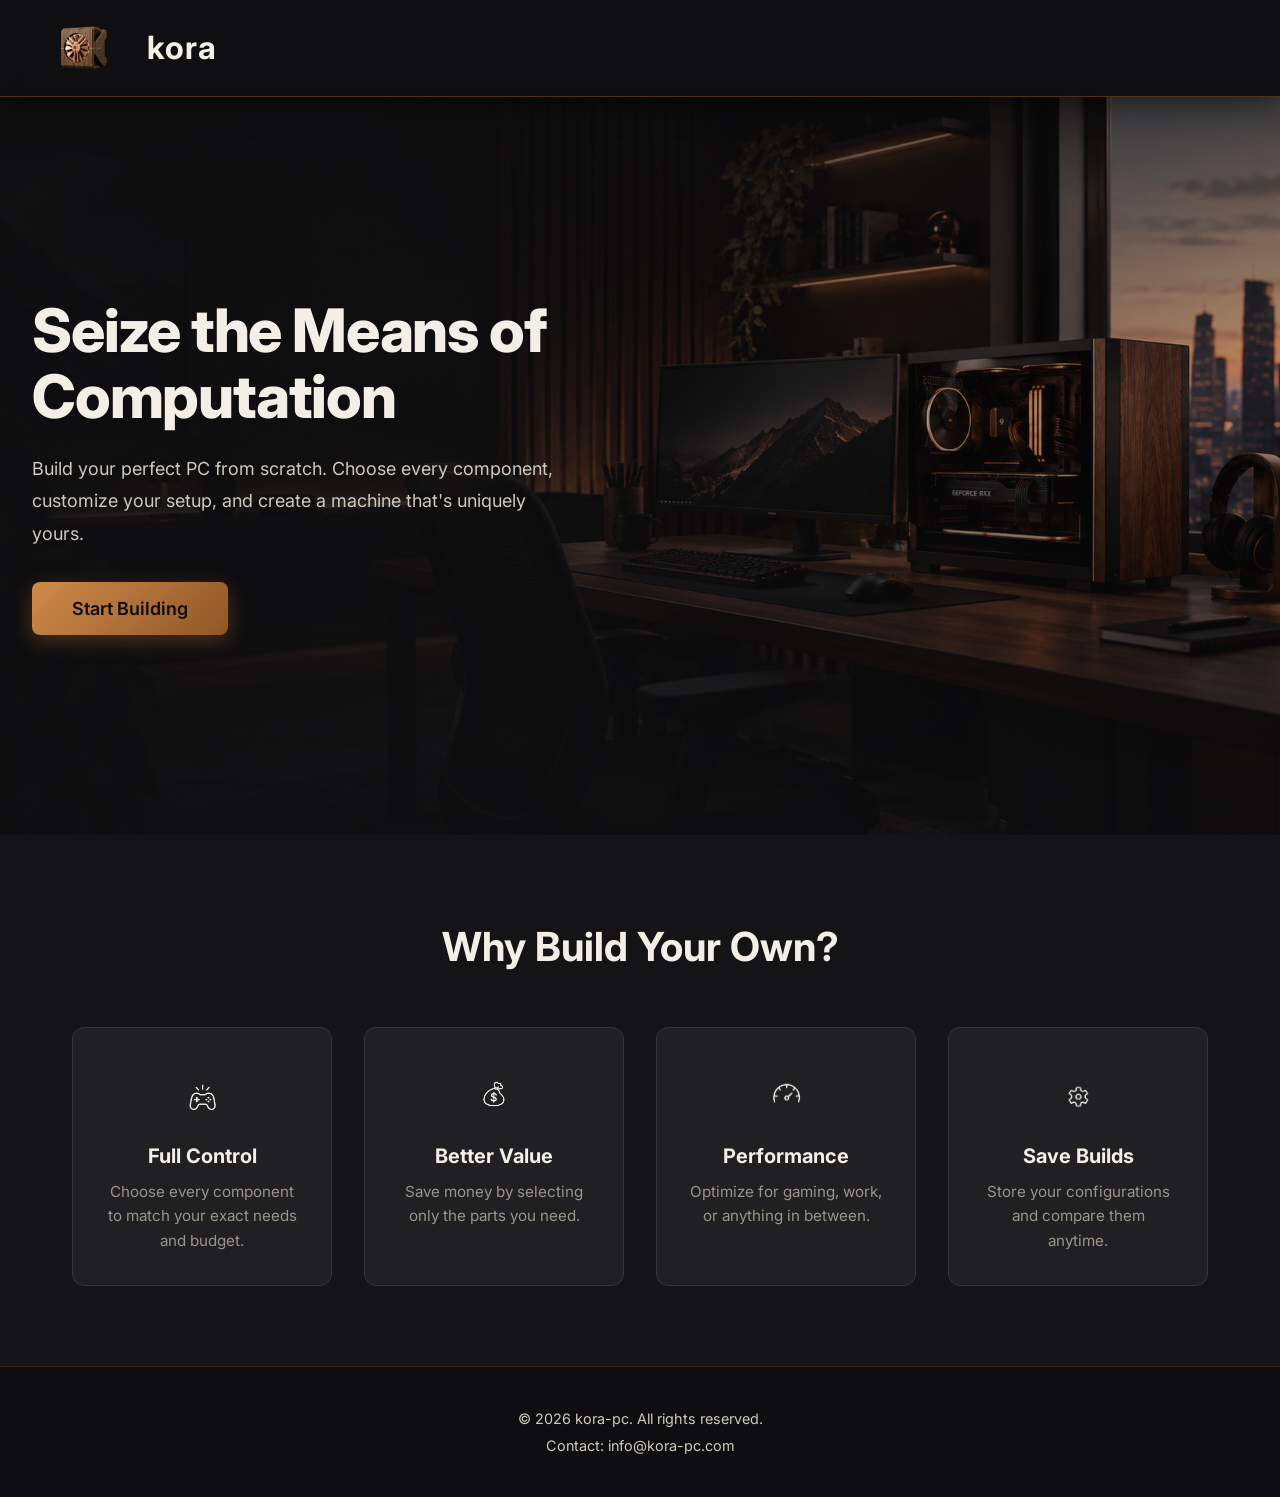
<file: index.html>
<!DOCTYPE html>
<html lang="en">
<head>
    <meta charset="UTF-8">
    <meta name="viewport" content="width=device-width, initial-scale=1.0">
    <title>kora - Seize the Means of Computation</title>
    <link href="https://fonts.googleapis.com/css2?family=Inter:wght@300;400;600;700;800&display=swap" rel="stylesheet">
    <link rel="stylesheet" href="css/style.css">
</head>
<body id="home-page">
    <header class="header">
        <div class="container">
            <div class="logo">
                <span class="logo-icon"><img src="icons/лого-Photoroom.png" alt="kora-pc logo"></span>
                <span class="logo-text">kora</span>
            </div>
        </div>
    </header>

    <main>
        <section class="hero">
            <div class="hero-content">
                <h1 class="hero-title">Seize the Means of Computation</h1>
                <p class="hero-subtitle">Build your perfect PC from scratch. Choose every component, customize your setup, and create a machine that's uniquely yours.</p>
                <button class="btn btn-primary btn-large" onclick="window.location.href='configurator.html'">Start Building</button>
            </div>
        </section>

        <!-- Features Section -->
        <section class="features">
            <div class="container">
                <h2>Why Build Your Own?</h2>
                <div class="features-grid">
                    <div class="feature-card">
                        <div class="feature-icon"><img src="icons/full control -Photoroom.png" alt="Full Control"></div>
                        <h3>Full Control</h3>
                        <p>Choose every component to match your exact needs and budget.</p>
                    </div>
                    <div class="feature-card">
                        <div class="feature-icon"><img src="icons/better value.png" alt="Better Value"></div>
                        <h3>Better Value</h3>
                        <p>Save money by selecting only the parts you need.</p>
                    </div>
                    <div class="feature-card">
                        <div class="feature-icon"><img src="icons/perfomance-Photoroom.png" alt="Performance"></div>
                        <h3>Performance</h3>
                        <p>Optimize for gaming, work, or anything in between.</p>
                    </div>
                    <div class="feature-card">
                        <div class="feature-icon"><img src="icons/save-builds-Photoroom.png" alt="Save Builds"></div>
                        <h3>Save Builds</h3>
                        <p>Store your configurations and compare them anytime.</p>
                    </div>
                </div>
            </div>
        </section>
    </main>

    <footer class="footer">
        <div class="container">
            <p>&copy; 2026 kora-pc. All rights reserved.</p>
            <p>Contact: info@kora-pc.com</p>
        </div>
    </footer>

</body>
</html>
</file>
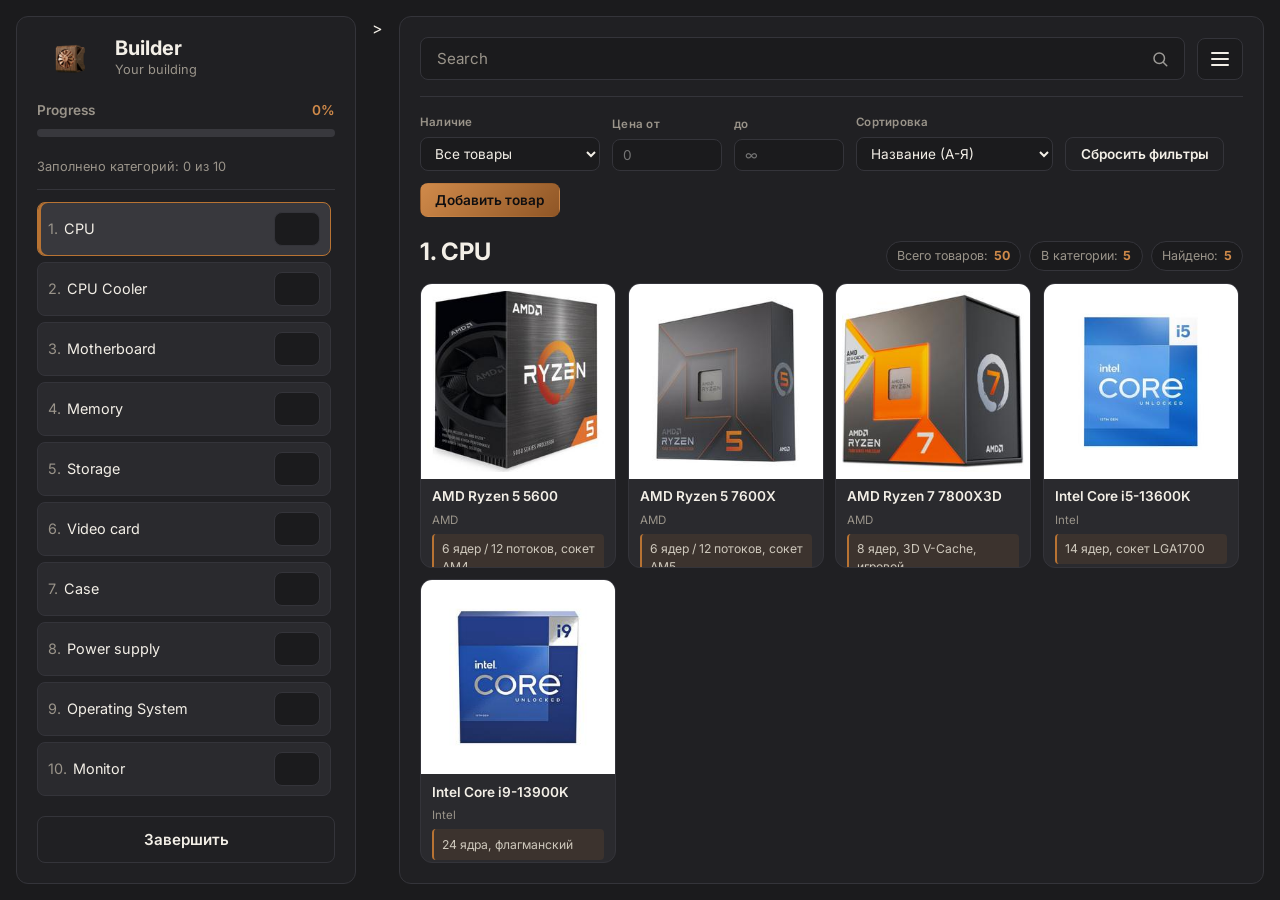
<file: configurator.html>
<!DOCTYPE html>
<html lang="en">
<head>
    <meta charset="UTF-8">
    <meta name="viewport" content="width=device-width, initial-scale=1.0">
    <title>kora-pc - Builder</title>
    <link href="https://fonts.googleapis.com/css2?family=Inter:wght@300;400;600;700;800&display=swap" rel="stylesheet">
    <link rel="stylesheet" href="css/style.css">
</head>
<body id="configurator-page">
    <main class="builder">

        <aside class="sidebar">
            <header class="sidebar-header">
                <a class="brand" href="index.html">
                    <span class="brand-logo"><img src="icons/лого-Photoroom.png" alt="kora-pc"></span>
                    <span class="brand-titles">
                        <span class="brand-name">Builder</span>
                        <span class="brand-sub">Your building</span>
                    </span>
                </a>
            </header>

            <div class="progress">
                <div class="progress-head">
                    <span>Progress</span>
                    <span class="progress-value" id="progress-value">0%</span>
                </div>
                <div class="progress-bar">
                    <div class="progress-fill" id="progress-fill"></div>
                </div>
            </div>

            <p class="sidebar-meta" id="progress-categories">Заполнено категорий: 0 из 10</p>

            <hr class="divider">

            <nav class="category-list" id="category-list" aria-label="Component categories"></nav>

            <button type="button" class="btn-complete" id="complete-btn">Завершить</button>
        </aside>
>
        <section class="workspace">
            <div class="workspace-top">
                <div class="search-box">
                    <input type="text" id="search-input" class="search-input" placeholder="Search" autocomplete="off">
                    <svg class="search-icon" width="18" height="18" viewBox="0 0 24 24" fill="none" stroke="currentColor" stroke-width="2" stroke-linecap="round" stroke-linejoin="round" aria-hidden="true">
                        <circle cx="11" cy="11" r="7"></circle>
                        <line x1="21" y1="21" x2="16.65" y2="16.65"></line>
                    </svg>
                </div>

                <div class="menu-wrap">
                    <button type="button" class="menu-btn" id="menu-btn" aria-haspopup="true" aria-expanded="false" aria-label="Menu">
                        <span></span><span></span><span></span>
                    </button>
                    <div class="menu-dropdown" id="menu-dropdown">
                        <button type="button" data-action="add">Добавить товар</button>
                        <button type="button" data-action="summary">Сводка сборки</button>
                        <button type="button" data-action="reset-build">Очистить сборку</button>
                    </div>
                </div>
            </div>

            <hr class="workspace-divider">

            <!-- Filters & sort -->
            <div class="toolbar">
                <div class="filter-group">
                    <label for="filter-stock">Наличие</label>
                    <select id="filter-stock" class="toolbar-select">
                        <option value="all">Все товары</option>
                        <option value="in">Только в наличии</option>
                        <option value="out">Только не в наличии</option>
                    </select>
                </div>
                <div class="filter-group">
                    <label for="filter-price-min">Цена от</label>
                    <input type="number" id="filter-price-min" class="toolbar-input" min="0" step="1" placeholder="0">
                </div>
                <div class="filter-group">
                    <label for="filter-price-max">до</label>
                    <input type="number" id="filter-price-max" class="toolbar-input" min="0" step="1" placeholder="∞">
                </div>
                <div class="filter-group">
                    <label for="sort-select">Сортировка</label>
                    <select id="sort-select" class="toolbar-select">
                        <option value="name-asc">Название (А-Я)</option>
                        <option value="name-desc">Название (Я-А)</option>
                        <option value="price-asc">Цена (по возрастанию)</option>
                        <option value="price-desc">Цена (по убыванию)</option>
                    </select>
                </div>
                <button type="button" class="toolbar-btn" id="reset-filters">Сбросить фильтры</button>
                <button type="button" class="toolbar-btn primary" id="add-product-btn">Добавить товар</button>
            </div>

            <div class="workspace-head">
                <h2 class="category-title" id="category-title">1. CPU</h2>
                <div class="counters" id="counters">
                    <span>Всего товаров: <b id="count-total">0</b></span>
                    <span>В категории: <b id="count-category">0</b></span>
                    <span>Найдено: <b id="count-found">0</b></span>
                </div>
            </div>

            <div class="messages" id="messages"></div>

            <!-- Product grid (filled by JS) -->
            <div class="product-grid" id="product-grid"></div>
        </section>
    </main>


    <div class="modal" id="product-modal">
        <div class="modal-content">
            <div class="modal-header">
                <h2 id="product-form-title">Добавить товар</h2>
                <span class="modal-close" data-modal="product-modal">&times;</span>
            </div>
            <form id="product-form" novalidate>
                <div class="modal-body">
                    <div class="form-errors" id="form-errors"></div>
                    <div class="form-grid">
                        <div class="form-field full">
                            <label for="form-name">Название</label>
                            <input type="text" id="form-name" class="form-control" autocomplete="off" placeholder="Например: AMD Ryzen 5 5600" required>
                        </div>
                        <div class="form-field">
                            <label for="form-category">Категория</label>
                            <select id="form-category" class="form-control" required></select>
                        </div>
                        <div class="form-field">
                            <label for="form-price">Цена (₽)</label>
                            <input type="number" id="form-price" class="form-control" min="0.01" step="1" placeholder="Например: 12900" required>
                        </div>
                        <div class="form-field full">
                            <label for="form-brand">Производитель</label>
                            <input type="text" id="form-brand" class="form-control" autocomplete="off" placeholder="Например: AMD" required>
                        </div>
                        <div class="form-field full">
                            <label for="form-description">Описание</label>
                            <textarea id="form-description" class="form-control" rows="3" placeholder="Например: 6 ядер / 12 потоков, сокет AM4" required></textarea>
                        </div>
                        <div id="compatibility-fields" class="form-grid full"></div>
                        <div class="form-field full">
                            <label for="form-image">Изображение товара (необязательно)</label>
                            <input type="file" id="form-image" class="form-control" accept="image/*">
                        </div>
                        <div class="form-field checkbox full">
                            <label><input type="checkbox" id="form-instock"> В наличии</label>
                        </div>
                    </div>
                </div>
                <div class="modal-footer">
                    <button type="button" class="btn btn-secondary" data-modal="product-modal">Отмена</button>
                    <button type="submit" class="btn btn-success" id="product-form-submit">Сохранить</button>
                </div>
            </form>
        </div>
    </div>


    <div class="modal" id="summary-modal">
        <div class="modal-content">
            <div class="modal-header">
                <h2>Сводка сборки</h2>
                <span class="modal-close" data-modal="summary-modal">&times;</span>
            </div>
            <div class="modal-body">
                <div class="summary-list" id="summary-list"></div>
            </div>
            <div class="modal-footer">
                <button type="button" class="btn btn-secondary" data-modal="summary-modal">Закрыть</button>
            </div>
        </div>
    </div>

    <!-- jQuery + модули Builder (подключаются по порядку) -->
    <script src="https://code.jquery.com/jquery-3.6.0.min.js"></script>
    <script src="js/config.js"></script>
    <script src="js/store.js"></script>
    <script src="js/utils.js"></script>
    <script src="js/render.js"></script>
    <script src="js/catalog.js"></script>
    <script src="js/form.js"></script>
    <script src="js/ui.js"></script>
    <script src="js/app.js"></script>
</body>
</html>
</file>
<file: css/style.css>
/* ============================================
   KORA-PC — GLOBAL STYLES & VARIABLES

   Palette
   - Deep Graphite / Matte Black  → base of the interface & cases
   - Warm Walnut / Copper         → accent (cooling copper, wood, nature)
   - Muted Sage / Off-White       → backgrounds, text, clean spaces
   ============================================ */

:root {
    /* --- Core palette --- */
    --graphite: #1b1b1d;
    --graphite-900: #141416;
    --graphite-800: #202023;
    --graphite-700: #2a2a2e;
    --graphite-600: #38383d;
    --matte-black: #0e0e10;

    --copper: #b87333;
    --copper-light: #d08a4a;
    --copper-dark: #8f5626;
    --walnut: #5c3a21;

    --sage: #8a9a7b;
    --sage-light: #a7b596;

    --off-white: #f3efe7;
    --off-white-dim: #cfc9bd;

    /* --- Semantic tokens --- */
    --primary: var(--copper);
    --primary-dark: var(--copper-dark);
    --primary-light: var(--copper-light);

    --success: var(--sage);
    --danger: #c25a4a;
    --warning: #d9a441;
    --info: #8aa2b0;

    --text: var(--off-white);
    --text-muted: #9a948a;

    --surface: var(--graphite-800);
    --surface-2: var(--graphite-700);
    --border: #34343a;

    --shadow: 0 10px 30px rgba(0, 0, 0, 0.45);
    --shadow-lg: 0 20px 50px rgba(0, 0, 0, 0.55);

    --accent-gradient: linear-gradient(135deg, var(--copper-light) 0%, var(--copper-dark) 100%);

    --radius: 8px;
    --radius-lg: 12px;
}

* {
    margin: 0;
    padding: 0;
    box-sizing: border-box;
}

/* Видимый фокус для клавиатурной навигации (мышь — без рамки). */
:focus-visible {
    outline: 2px solid var(--primary-light);
    outline-offset: 2px;
}

html {
    scroll-behavior: smooth;
}

body {
    font-family: 'Inter', -apple-system, BlinkMacSystemFont, 'Segoe UI', sans-serif;
    color: var(--text);
    background-color: var(--graphite);
    line-height: 1.6;
    -webkit-font-smoothing: antialiased;
}

/* ============================================
   HEADER (index.html)
   ============================================ */

.header {
    background-color: rgba(14, 14, 16, 0.85);
    -webkit-backdrop-filter: blur(12px);
    backdrop-filter: blur(12px);
    color: var(--off-white);
    padding: 1.25rem 0;
    border-bottom: 1px solid rgba(184, 115, 51, 0.35);
    box-shadow: 0 8px 30px rgba(0, 0, 0, 0.45);
    position: sticky;
    top: 0;
    z-index: 100;
}

.header .container {
    max-width: 1200px;
    margin: 0 auto;
    padding: 0 2rem;
}

/* Home page: brand flush to the left edge, text right next to the logo */
#home-page .header .container {
    max-width: none;
    display: flex;
    justify-content: flex-start;
    padding: 0 2rem;
}

.header-content {
    display: flex;
    justify-content: space-between;
    align-items: center;
    gap: 2rem;
}

.logo {
    display: flex;
    align-items: center;
    gap: 0.75rem;
    font-size: 1.5rem;
    font-weight: 700;
    letter-spacing: 0.02em;
}

.logo-icon {
    display: inline-flex;
    align-items: center;
    justify-content: center;
    font-size: 1.75rem;
    line-height: 1;
}

.logo-icon img {
    display: block;
    height: 40px;
    width: auto;
}

/* Home page: noticeably larger logo */
#home-page .logo-icon img {
    height: 56px;
}

.logo-text {
    font-size: 1.5rem;
    font-weight: 700;
    white-space: nowrap;
    color: var(--off-white);
}

#home-page .logo-text {
    font-size: 2rem;
    letter-spacing: 0.03em;
}

.header-title {
    flex: 1;
    font-size: 1.5rem;
    text-align: center;
}

/* ============================================
   MAIN CONTAINER & LAYOUT (index.html)
   ============================================ */

.container {
    max-width: 1200px;
    margin: 0 auto;
    padding: 0 2rem;
}

main {
    min-height: calc(100vh - 200px);
}

/* ============================================
   HERO SECTION (index.html)
   ============================================ */

.hero {
    position: relative;
    display: flex;
    align-items: center;
    justify-content: flex-start;
    min-height: 82vh;
    padding: 6rem 2rem;
    color: var(--off-white);
    background-color: var(--matte-black);
    background-image: url('../icons/Кинематографичный кабинет с ПК и видом на город.png');
    background-size: cover;
    background-position: center;
    background-repeat: no-repeat;
}

/* Cinematic dark overlay so the text stays legible over the photo */
.hero::before {
    content: "";
    position: absolute;
    inset: 0;
    background:
        linear-gradient(90deg,
            rgba(14, 14, 16, 0.95) 0%,
            rgba(14, 14, 16, 0.78) 38%,
            rgba(14, 14, 16, 0.32) 70%,
            rgba(14, 14, 16, 0.12) 100%),
        linear-gradient(180deg,
            rgba(14, 14, 16, 0.55) 0%,
            rgba(14, 14, 16, 0.12) 42%,
            rgba(14, 14, 16, 0.78) 100%);
}

.hero-content {
    position: relative;
    z-index: 1;
    flex: 1;
    max-width: 620px;
}

.hero-title {
    font-size: 3.75rem;
    font-weight: 800;
    line-height: 1.1;
    letter-spacing: -0.02em;
    margin-bottom: 1.5rem;
}

.hero-subtitle {
    font-size: 1.125rem;
    line-height: 1.8;
    margin-bottom: 2rem;
    max-width: 540px;
    color: var(--off-white-dim);
}

/* ============================================
   BUTTONS
   ============================================ */

.btn {
    display: inline-flex;
    align-items: center;
    justify-content: center;
    padding: 0.75rem 1.5rem;
    border: none;
    border-radius: var(--radius);
    font-family: inherit;
    font-size: 1rem;
    font-weight: 600;
    cursor: pointer;
    transition: all 0.3s ease;
    text-decoration: none;
    gap: 0.5rem;
}

.btn-primary {
    background: var(--accent-gradient);
    color: var(--matte-black);
    box-shadow: 0 6px 20px rgba(184, 115, 51, 0.35);
}

.btn-primary:hover {
    transform: translateY(-2px);
    box-shadow: 0 10px 28px rgba(184, 115, 51, 0.5);
    filter: brightness(1.06);
}

.btn-secondary {
    background-color: transparent;
    color: var(--off-white);
    border: 2px solid rgba(184, 115, 51, 0.75);
}

.btn-secondary:hover {
    background-color: var(--copper);
    border-color: var(--copper);
    color: var(--matte-black);
}

.btn-success {
    background-color: var(--sage);
    color: var(--matte-black);
}

.btn-success:hover {
    background-color: var(--sage-light);
}

.btn-danger {
    background-color: var(--danger);
    color: var(--off-white);
}

.btn-danger:hover {
    background-color: #a8473a;
}

.btn-info {
    background-color: var(--info);
    color: var(--matte-black);
}

.btn-info:hover {
    background-color: #9db4c1;
}

.btn-large {
    padding: 1rem 2.5rem;
    font-size: 1.125rem;
}

.btn:disabled,
.card-btn:disabled {
    opacity: 0.45;
    cursor: not-allowed;
    filter: none;
    transform: none;
    box-shadow: none;
}

/* ============================================
   FEATURES SECTION (index.html)
   ============================================ */

.features {
    padding: 5rem 0;
    background-color: var(--graphite-900);
}

.features h2 {
    font-size: 2.5rem;
    margin-bottom: 3rem;
    text-align: center;
    color: var(--off-white);
}

.features-grid {
    display: grid;
    grid-template-columns: repeat(auto-fit, minmax(250px, 1fr));
    gap: 2rem;
}

.feature-card {
    background: var(--surface);
    border: 1px solid var(--border);
    border-radius: var(--radius-lg);
    padding: 2rem;
    text-align: center;
    transition: all 0.3s ease;
}

.feature-card:hover {
    transform: translateY(-5px);
    box-shadow: var(--shadow);
    border-color: var(--copper);
}

.feature-icon {
    font-size: 2.5rem;
    margin-bottom: 1rem;
}

.feature-icon img {
    height: 2.5rem;
    width: auto;
    display: inline-block;
    vertical-align: middle;
}

.feature-card h3 {
    font-size: 1.25rem;
    margin-bottom: 0.5rem;
    color: var(--off-white);
}

.feature-card p {
    color: var(--text-muted);
    font-size: 0.95rem;
}

/* ============================================
   FOOTER (index.html)
   ============================================ */

.footer {
    background-color: var(--matte-black);
    color: var(--off-white-dim);
    padding: 2.5rem 0;
    text-align: center;
    border-top: 1px solid rgba(184, 115, 51, 0.25);
}

.footer .container {
    display: flex;
    flex-direction: column;
    gap: 0.25rem;
}

.footer p {
    font-size: 0.9rem;
}

/* ============================================
   BUILDER APP (configurator.html)
   Two panels: Sidebar (left) + Workspace (right)
   ============================================ */

#configurator-page {
    height: 100vh;
    overflow: hidden;
}

.builder {
    display: flex;
    gap: 1rem;
    width: 100%;
    height: 100vh;
    padding: 1rem;
}

/* --------------------------------------------
   Sidebar (left panel)
   -------------------------------------------- */

.sidebar {
    flex: 0 0 340px;
    max-width: 340px;
    display: flex;
    flex-direction: column;
    padding: 1.25rem;
    overflow: hidden;
    background-color: var(--surface);
    border: 1px solid var(--border);
    border-radius: var(--radius-lg);
}

.brand {
    display: flex;
    align-items: center;
    gap: 0.75rem;
    color: inherit;
    text-decoration: none;
}

.sidebar-header {
    flex: none;
}

.brand-titles {
    display: flex;
    flex-direction: column;
}

.brand-logo img {
    display: block;
    height: 36px;
    width: auto;
}

.brand-name {
    display: block;
    font-size: 1.25rem;
    font-weight: 700;
    line-height: 1.15;
    color: var(--off-white);
}

.brand-sub {
    display: block;
    font-size: 0.8rem;
    color: var(--text-muted);
}

/* Progress */

.progress {
    margin: 1.25rem 0 0.75rem;
}

.progress-head {
    display: flex;
    justify-content: space-between;
    align-items: baseline;
    margin-bottom: 0.4rem;
    font-size: 0.85rem;
    font-weight: 600;
    color: var(--text-muted);
}

.progress-value {
    color: var(--copper-light);
}

.progress-bar {
    height: 8px;
    background-color: var(--graphite-600);
    border-radius: 999px;
    overflow: hidden;
}

.progress-fill {
    height: 100%;
    width: 0;
    background: var(--accent-gradient);
    border-radius: 999px;
    transition: width 0.4s ease;
}

.sidebar-meta {
    margin-top: 0.5rem;
    font-size: 0.8rem;
    color: var(--text-muted);
}

.divider {
    border: none;
    border-top: 1px solid var(--border);
    margin: 0.75rem 0;
}

/* Category list */

.category-list {
    flex: 1;
    display: flex;
    flex-direction: column;
    gap: 0.4rem;
    overflow-y: auto;
    padding-right: 0.25rem;
}

.category-item {
    display: flex;
    align-items: center;
    justify-content: space-between;
    gap: 0.75rem;
    width: 100%;
    padding: 0.55rem 0.65rem;
    font-family: inherit;
    font-size: 0.9rem;
    color: var(--off-white);
    text-align: left;
    background-color: var(--surface-2);
    border: 1px solid var(--border);
    border-radius: var(--radius);
    cursor: pointer;
    transition: border-color 0.2s ease, background-color 0.2s ease;
}

.category-item:hover {
    border-color: var(--copper);
}

.category-item.is-active {
    background-color: var(--graphite-600);
    border-color: var(--copper);
    box-shadow: inset 3px 0 0 var(--copper);
}

.category-name {
    display: flex;
    gap: 0.35rem;
    line-height: 1.25;
}

.category-num {
    flex: none;
    color: var(--text-muted);
}

.category-slot {
    flex: none;
    display: flex;
    align-items: center;
    justify-content: center;
    width: 46px;
    height: 34px;
    padding: 0 0.15rem;
    overflow: hidden;
    font-size: 0.65rem;
    line-height: 1.05;
    text-align: center;
    color: var(--text-muted);
    background-color: var(--graphite);
    border: 1px solid var(--border);
    border-radius: var(--radius);
}

.category-slot img {
    width: 100%;
    height: 100%;
    object-fit: cover;
}

.category-slot.is-filled {
    border-color: var(--copper);
    color: var(--copper-light);
    background-color: rgba(184, 115, 51, 0.12);
    cursor: pointer;
}

.category-slot.is-filled:hover {
    border-color: var(--copper-light);
    background-color: rgba(184, 115, 51, 0.22);
}

/* Complete button */

.btn-complete {
    width: 100%;
    margin-top: 1rem;
    padding: 0.8rem 1rem;
    font-family: inherit;
    font-size: 0.95rem;
    font-weight: 600;
    color: var(--off-white);
    background-color: transparent;
    border: 1px solid var(--border);
    border-radius: var(--radius);
    cursor: pointer;
    transition: border-color 0.2s ease, background-color 0.2s ease, color 0.2s ease;
}

.btn-complete:hover {
    border-color: var(--copper);
    color: var(--copper-light);
}

/* --------------------------------------------
   Workspace (right panel)
   -------------------------------------------- */

.workspace {
    flex: 1;
    min-width: 0;
    display: flex;
    flex-direction: column;
    padding: 1.25rem;
    overflow: hidden;
    background-color: var(--surface);
    border: 1px solid var(--border);
    border-radius: var(--radius-lg);
}

.workspace-top {
    display: flex;
    align-items: center;
    gap: 0.75rem;
}

.search-box {
    position: relative;
    flex: 1;
}

.search-input {
    width: 100%;
    padding: 0.7rem 2.75rem 0.7rem 1rem;
    font-family: inherit;
    font-size: 0.95rem;
    color: var(--off-white);
    background-color: var(--graphite);
    border: 1px solid var(--border);
    border-radius: var(--radius);
    transition: border-color 0.2s ease, box-shadow 0.2s ease;
}

.search-input::placeholder {
    color: var(--text-muted);
}

.search-input:focus {
    outline: none;
    border-color: var(--copper);
    box-shadow: 0 0 0 3px rgba(184, 115, 51, 0.22);
}

.search-icon {
    position: absolute;
    top: 50%;
    right: 1rem;
    transform: translateY(-50%);
    line-height: 1;
    pointer-events: none;
    opacity: 0.6;
}

/* Menu button + dropdown */

.menu-wrap {
    position: relative;
    flex: none;
}

.menu-btn {
    display: flex;
    flex-direction: column;
    align-items: center;
    justify-content: center;
    gap: 4px;
    width: 46px;
    height: 42px;
    background-color: var(--graphite);
    border: 1px solid var(--border);
    border-radius: var(--radius);
    cursor: pointer;
    transition: border-color 0.2s ease;
}

.menu-btn:hover {
    border-color: var(--copper);
}

.menu-btn span {
    display: block;
    width: 18px;
    height: 2px;
    background-color: var(--off-white);
    border-radius: 2px;
}

.menu-dropdown {
    position: absolute;
    top: calc(100% + 0.5rem);
    left: 0;
    z-index: 30;
    display: none;
    min-width: 190px;
    padding: 0.35rem;
    background-color: var(--graphite-800);
    border: 1px solid var(--border);
    border-radius: var(--radius);
    box-shadow: var(--shadow);
}

.menu-dropdown.is-open {
    display: block;
}

.menu-dropdown button {
    display: block;
    width: 100%;
    padding: 0.55rem 0.7rem;
    font-family: inherit;
    font-size: 0.9rem;
    color: var(--off-white);
    text-align: left;
    background: transparent;
    border: none;
    border-radius: 6px;
    cursor: pointer;
}

.menu-dropdown button:hover {
    background-color: var(--surface-2);
}

.workspace-divider {
    border: none;
    border-top: 1px solid var(--border);
    margin: 1rem 0;
}

/* --------------------------------------------
   Toolbar (filters & sort)
   -------------------------------------------- */

.toolbar {
    display: flex;
    flex-wrap: wrap;
    align-items: flex-end;
    gap: 0.75rem;
    margin-bottom: 1rem;
}

.filter-group {
    display: flex;
    flex-direction: column;
    gap: 0.3rem;
}

.filter-group label {
    font-size: 0.72rem;
    font-weight: 600;
    letter-spacing: 0.02em;
    color: var(--text-muted);
}

.toolbar-select,
.toolbar-input {
    padding: 0.45rem 0.6rem;
    font-family: inherit;
    font-size: 0.85rem;
    color: var(--off-white);
    background-color: var(--graphite);
    border: 1px solid var(--border);
    border-radius: var(--radius);
}

.toolbar-select {
    cursor: pointer;
}

.toolbar-select option {
    background-color: var(--graphite-800);
    color: var(--off-white);
}

.toolbar-input {
    width: 110px;
}

.toolbar-select:focus,
.toolbar-input:focus {
    outline: none;
    border-color: var(--copper);
}

.toolbar-btn {
    padding: 0.5rem 0.9rem;
    font-family: inherit;
    font-size: 0.85rem;
    font-weight: 600;
    color: var(--off-white);
    background-color: transparent;
    border: 1px solid var(--border);
    border-radius: var(--radius);
    cursor: pointer;
    transition: border-color 0.2s ease, color 0.2s ease, filter 0.2s ease;
}

.toolbar-btn:hover {
    border-color: var(--copper);
    color: var(--copper-light);
}

.toolbar-btn.primary {
    color: var(--matte-black);
    background: var(--accent-gradient);
    border-color: transparent;
}

.toolbar-btn.primary:hover {
    filter: brightness(1.06);
    color: var(--matte-black);
}

/* --------------------------------------------
   Workspace heading & counters
   -------------------------------------------- */

.workspace-head {
    display: flex;
    flex-wrap: wrap;
    justify-content: space-between;
    align-items: baseline;
    gap: 0.75rem;
    margin-bottom: 0.75rem;
}

.category-title {
    font-size: 1.5rem;
    font-weight: 700;
    color: var(--off-white);
}

.counters {
    display: flex;
    flex-wrap: wrap;
    gap: 0.5rem;
    font-size: 0.78rem;
    color: var(--text-muted);
}

.counters span {
    display: inline-flex;
    align-items: center;
    gap: 0.35rem;
    padding: 0.25rem 0.65rem;
    background-color: var(--graphite);
    border: 1px solid var(--border);
    border-radius: 999px;
}

.counters b {
    color: var(--copper-light);
    font-weight: 700;
}

/* --------------------------------------------
   Messages
   -------------------------------------------- */

.messages {
    display: flex;
    flex-direction: column;
    gap: 0.4rem;
    margin-bottom: 0.75rem;
}

.messages:empty {
    display: none;
}

.message {
    padding: 0.6rem 0.9rem;
    font-size: 0.85rem;
    color: var(--off-white);
    background-color: var(--surface-2);
    border: 1px solid var(--border);
    border-left-width: 3px;
    border-radius: var(--radius);
}

.message-success {
    border-left-color: var(--sage);
    background-color: rgba(138, 154, 123, 0.12);
}

.message-error {
    border-left-color: var(--danger);
    background-color: rgba(194, 90, 74, 0.14);
}

.message-info {
    border-left-color: var(--copper);
    background-color: rgba(184, 115, 51, 0.12);
}

/* --------------------------------------------
   Product grid & cards
   -------------------------------------------- */

.product-grid {
    flex: 1;
    display: grid;
    grid-template-columns: repeat(auto-fill, minmax(190px, 1fr));
    gap: 0.7rem;
    align-content: start;
    overflow-y: auto;
    padding-right: 0.25rem;
}

.product-card {
    display: flex;
    flex-direction: column;
    overflow: hidden;
    background-color: var(--surface-2);
    border: 1px solid var(--border);
    border-radius: var(--radius-lg);
    cursor: pointer;
    transition: border-color 0.2s ease, transform 0.2s ease;
}

.product-card:hover {
    transform: translateY(-2px);
    border-color: var(--copper);
    box-shadow: var(--shadow);
}

.product-card.is-selected {
    border-color: var(--copper);
    box-shadow: 0 0 0 1px var(--copper) inset, 0 6px 20px rgba(184, 115, 51, 0.18);
}

.product-card.is-selected:hover {
    box-shadow: 0 0 0 1px var(--copper) inset, var(--shadow);
}

.card-media {
    display: flex;
    align-items: center;
    justify-content: center;
    aspect-ratio: 16 / 10;
    font-size: 1.35rem;
    color: var(--text-muted);
    background-color: var(--graphite-700);
}

.card-media img {
    width: 100%;
    height: 100%;
    object-fit: cover;
}

/* Товар с фотографией: белый фон фотографии сливается с областью. */
.card-media.has-image {
    padding: 0.4rem;
    background-color: #ffffff;
}

.card-media.has-image img {
    object-fit: contain;
}

.card-body {
    display: flex;
    flex-direction: column;
    gap: 0.3rem;
    padding: 0.6rem 0.7rem;
}

.card-name {
    font-size: 0.85rem;
    font-weight: 600;
    line-height: 1.3;
    color: var(--off-white);
}

.card-price {
    font-size: 0.9rem;
    font-weight: 700;
    color: var(--copper-light);
}

.card-brand {
    font-size: 0.72rem;
    color: var(--text-muted);
}

/* Описание товара всегда видно, чтобы пользователь видел
   полную характеристику товара даже без активного поиска. */
.card-desc {
    display: -webkit-box;
    overflow: hidden;
    padding: 0.4rem 0.5rem;
    font-size: 0.76rem;
    line-height: 1.45;
    color: var(--off-white-dim);
    background-color: rgba(184, 115, 51, 0.12);
    border-left: 2px solid var(--copper);
    border-radius: 4px;
    -webkit-line-clamp: 3;
    -webkit-box-orient: vertical;
}

.card-desc:empty {
    display: none !important;
}

.product-grid.is-searching .card-desc {
    animation: card-desc-in 0.25s ease;
}

@keyframes card-desc-in {
    from {
        opacity: 0;
        transform: translateY(-3px);
    }
    to {
        opacity: 1;
        transform: translateY(0);
    }
}

/* Подсветка совпадения поискового запроса в названии и описании. */
.card-name mark,
.card-desc mark {
    padding: 0 2px;
    color: var(--matte-black);
    background-color: var(--copper-light);
    border-radius: 3px;
}

.card-meta {
    display: flex;
    justify-content: space-between;
    align-items: center;
    gap: 0.4rem;
    margin-top: 0.15rem;
}

.card-stock {
    font-size: 0.66rem;
    font-weight: 600;
}

.card-stock.in {
    color: var(--sage-light);
}

.card-stock.out {
    color: var(--danger);
}

.card-actions {
    display: flex;
    gap: 0.3rem;
    margin-top: 0.4rem;
}

.card-btn {
    flex: 1;
    padding: 0.32rem 0.35rem;
    font-family: inherit;
    font-size: 0.68rem;
    font-weight: 600;
    color: var(--off-white);
    background-color: transparent;
    border: 1px solid var(--border);
    border-radius: var(--radius);
    cursor: pointer;
    transition: border-color 0.2s ease, color 0.2s ease;
}

.card-btn:hover {
    border-color: var(--copper);
    color: var(--copper-light);
}

.card-btn.delete-btn:hover {
    border-color: var(--danger);
    color: var(--danger);
}

.card-btn.select-btn.is-active {
    color: var(--matte-black);
    background: var(--accent-gradient);
    border-color: transparent;
}

.card-btn.select-btn.is-active:hover {
    color: var(--matte-black);
    filter: brightness(1.06);
}

/* Placeholder skeleton (mockup default state) */

.card-skeleton {
    height: 0.8rem;
    border-radius: 4px;
    background-color: var(--graphite-600);
}

.card-skeleton.short {
    width: 55%;
}

/* Empty / "nothing found" state */

.grid-empty {
    grid-column: 1 / -1;
    display: flex;
    flex-direction: column;
    align-items: center;
    gap: 0.5rem;
    padding: 4rem 1rem;
    text-align: center;
    color: var(--text-muted);
}

.grid-empty::before {
    content: "\1F50D";
    font-size: 2rem;
    line-height: 1;
    opacity: 0.6;
}

/* Аккуратные скроллбары в прокручиваемых зонах. */
.category-list,
.product-grid,
.summary-list,
.modal-content {
    scrollbar-width: thin;
    scrollbar-color: var(--graphite-600) transparent;
}

.category-list::-webkit-scrollbar,
.product-grid::-webkit-scrollbar,
.summary-list::-webkit-scrollbar,
.modal-content::-webkit-scrollbar {
    width: 8px;
}

.category-list::-webkit-scrollbar-thumb,
.product-grid::-webkit-scrollbar-thumb,
.summary-list::-webkit-scrollbar-thumb,
.modal-content::-webkit-scrollbar-thumb {
    background-color: var(--graphite-600);
    border-radius: 999px;
}

.category-list::-webkit-scrollbar-thumb:hover,
.product-grid::-webkit-scrollbar-thumb:hover,
.summary-list::-webkit-scrollbar-thumb:hover,
.modal-content::-webkit-scrollbar-thumb:hover {
    background-color: var(--copper-dark);
}

/* ============================================
   SUMMARY MODAL
   ============================================ */

.modal {
    position: fixed;
    inset: 0;
    z-index: 1000;
    display: flex;
    align-items: center;
    justify-content: center;
    padding: 1rem;
    background-color: rgba(10, 10, 12, 0.72);
    opacity: 0;
    visibility: hidden;
    transition: opacity 0.25s ease, visibility 0.25s ease;
}

.modal.active {
    opacity: 1;
    visibility: visible;
}

.modal-content {
    width: min(100%, 480px);
    max-height: 92vh;
    overflow-y: auto;
    background: var(--surface);
    border: 1px solid var(--border);
    border-radius: var(--radius-lg);
    box-shadow: var(--shadow-lg);
    transform: translateY(-20px) scale(0.98);
    transition: transform 0.25s ease;
}

.modal.active .modal-content {
    transform: translateY(0) scale(1);
}

.modal-header {
    position: sticky;
    top: 0;
    z-index: 1;
    display: flex;
    justify-content: space-between;
    align-items: center;
    padding: 1.25rem 1.5rem;
    background: var(--surface);
    border-bottom: 1px solid var(--border);
}

.modal-header h2 {
    font-size: 1.25rem;
    color: var(--off-white);
}

.modal-close {
    font-size: 1.75rem;
    line-height: 1;
    color: var(--text-muted);
    cursor: pointer;
    transition: color 0.2s ease;
}

.modal-close:hover {
    color: var(--copper-light);
}

.modal-body {
    padding: 1.5rem;
}

.modal-footer {
    display: flex;
    justify-content: flex-end;
    gap: 0.75rem;
    padding: 1rem 1.5rem 1.5rem;
    border-top: 1px solid var(--border);
}

/* --------------------------------------------
   Product form
   -------------------------------------------- */

.form-grid {
    display: grid;
    grid-template-columns: 1fr 1fr;
    gap: 0.9rem;
}

.form-field {
    display: flex;
    flex-direction: column;
    gap: 0.35rem;
}

.form-field.full {
    grid-column: 1 / -1;
}

.form-field label {
    font-size: 0.78rem;
    font-weight: 600;
    color: var(--text-muted);
}

.form-control {
    padding: 0.6rem 0.75rem;
    font-family: inherit;
    font-size: 0.9rem;
    color: var(--off-white);
    background-color: var(--graphite-700);
    border: 1px solid var(--border);
    border-radius: var(--radius);
}

.form-control:focus {
    outline: none;
    border-color: var(--copper);
    box-shadow: 0 0 0 3px rgba(184, 115, 51, 0.22);
}

.compatibility-options {
    display: flex;
    flex-wrap: wrap;
    gap: 0.45rem 0.9rem;
    padding: 0.55rem 0.7rem;
    background: var(--graphite-700);
    border: 1px solid var(--border);
    border-radius: var(--radius);
}

.compatibility-options label {
    display: inline-flex;
    align-items: center;
    gap: 0.4rem;
    color: var(--off-white);
    cursor: pointer;
}

.compatibility-options input {
    accent-color: var(--copper-light);
}

.form-field.checkbox {
    flex-direction: row;
    align-items: center;
}

.form-field.checkbox label {
    display: flex;
    align-items: center;
    gap: 0.5rem;
    font-size: 0.9rem;
    color: var(--off-white);
    cursor: pointer;
}

.form-errors {
    margin-bottom: 0.9rem;
}

.form-errors.has-errors {
    padding: 0.6rem 0.8rem;
    font-size: 0.82rem;
    color: #f0c9c1;
    background-color: rgba(194, 90, 74, 0.15);
    border: 1px solid var(--danger);
    border-radius: var(--radius);
}

.form-errors ul {
    margin: 0;
    padding-left: 1.1rem;
}

.summary-list {
    display: flex;
    flex-direction: column;
    max-height: 50vh;
    overflow-y: auto;
}

.summary-row {
    display: flex;
    justify-content: space-between;
    gap: 1rem;
    padding: 0.6rem 0;
    font-size: 0.9rem;
    border-bottom: 1px solid var(--border);
}

.summary-row:last-child {
    border-bottom: none;
}

.summary-cat {
    color: var(--text-muted);
}

.summary-val {
    color: var(--off-white);
    text-align: right;
}

.summary-total {
    font-weight: 700;
    border-top: 1px solid var(--border);
}

.summary-total .summary-val {
    color: var(--copper-light);
}

/* ============================================
   RESPONSIVE
   ============================================ */

@media (max-width: 992px) {
    .hero {
        min-height: 70vh;
        padding: 4rem 1.5rem;
    }

    .hero-title {
        font-size: 2.75rem;
    }

    .product-grid {
        grid-template-columns: repeat(auto-fill, minmax(170px, 1fr));
    }
}

@media (max-width: 640px) {
    .header-content {
        flex-wrap: wrap;
        justify-content: center;
        gap: 1rem;
    }

    .header-title {
        order: 3;
        flex-basis: 100%;
        font-size: 1.25rem;
    }

    .hero-title {
        font-size: 2.1rem;
    }

    .features {
        padding: 3rem 0;
    }

    /* Builder: stack panels, allow the page to scroll */
    #configurator-page {
        height: auto;
        overflow: auto;
    }

    .builder {
        flex-direction: column;
        height: auto;
        min-height: 100vh;
        padding: 0.75rem;
    }

    .sidebar {
        flex: 1 1 auto;
        max-width: 100%;
    }

    /* Не даём длинному списку категорий отодвинуть рабочую область. */
    .category-list {
        max-height: 42vh;
    }

    .workspace {
        min-height: 70vh;
    }

    .product-grid {
        grid-template-columns: 1fr;
    }

    .form-grid {
        grid-template-columns: 1fr;
    }

    .modal-content {
        width: 100%;
    }

    .category-title {
        font-size: 1.25rem;
    }

    .toolbar {
        gap: 0.5rem;
    }

    .filter-group {
        flex: 1 1 130px;
    }

    .toolbar-select,
    .toolbar-input {
        width: 100%;
    }

    .toolbar-btn {
        flex: 1 1 auto;
    }
}
</file>
